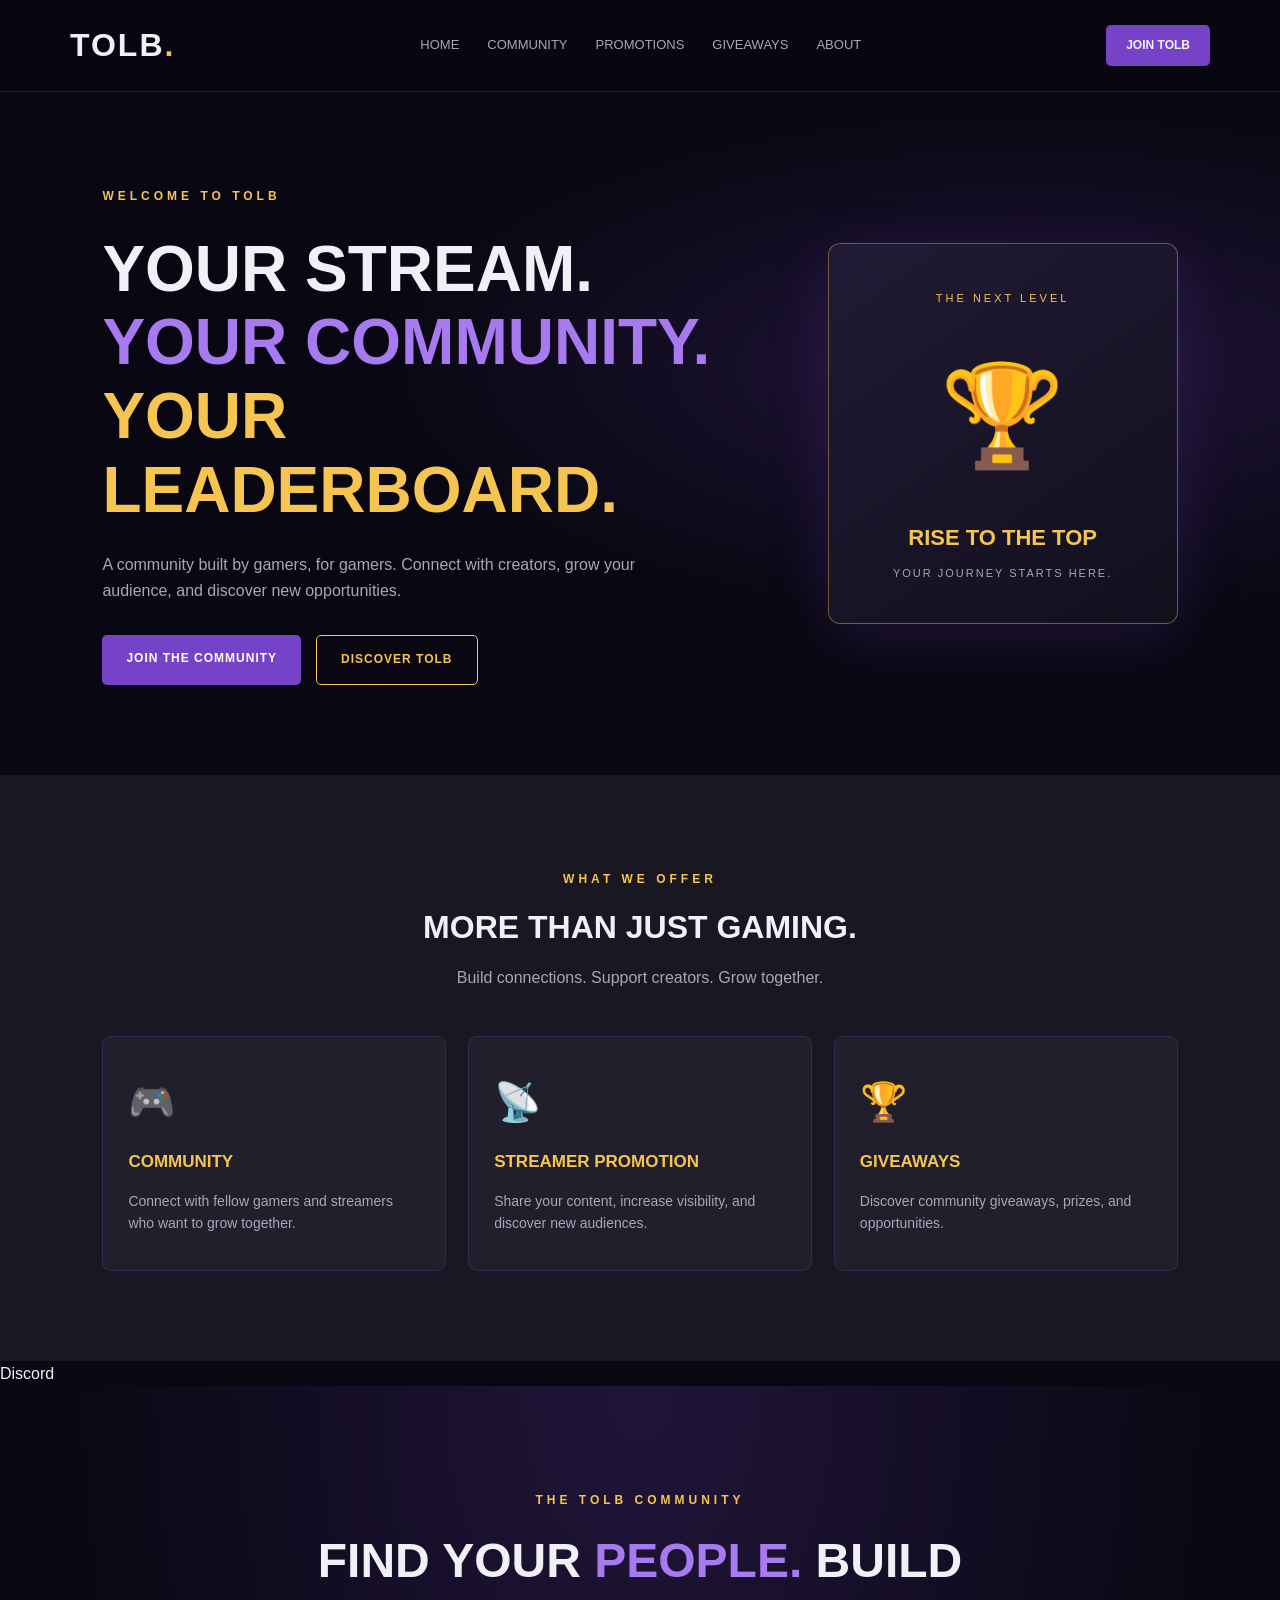
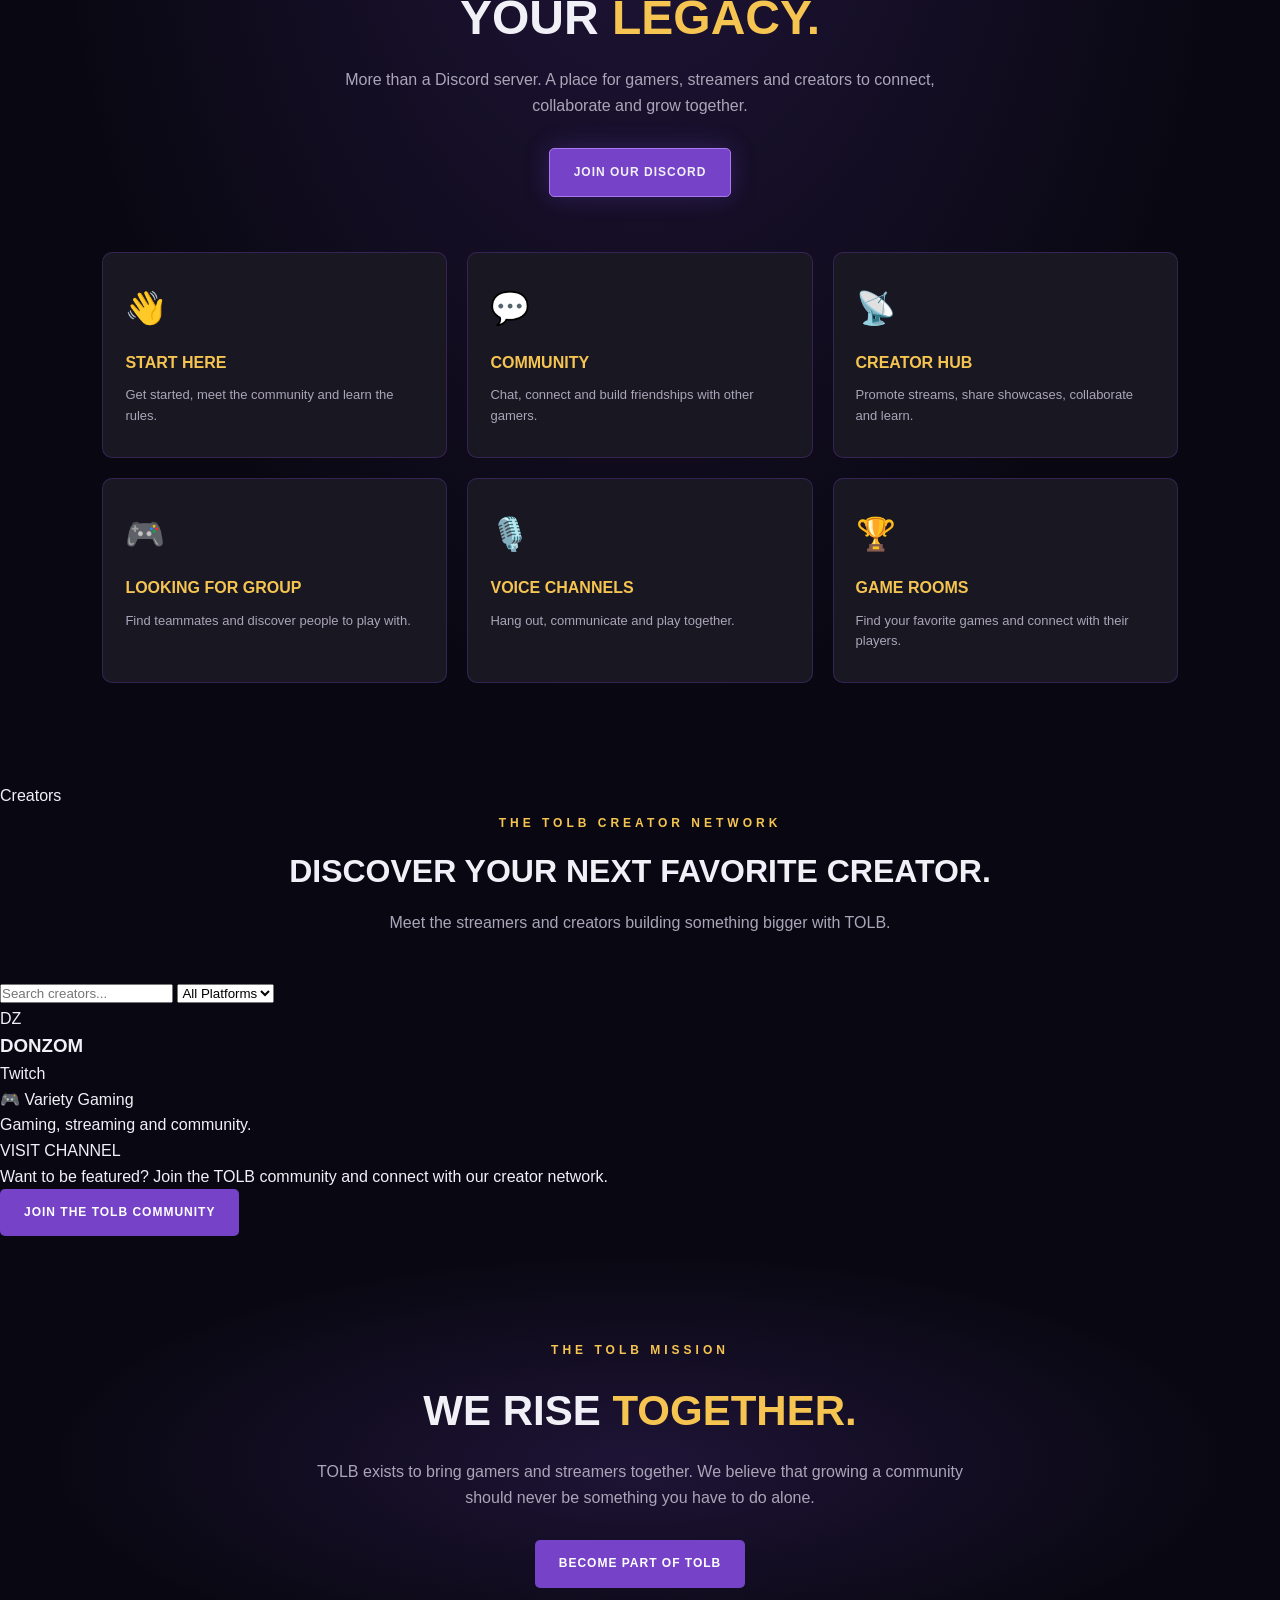
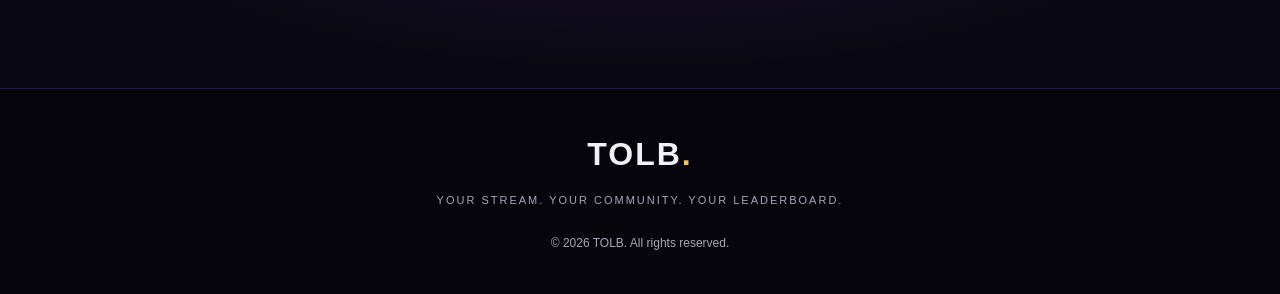
<file: TOLB-Website/index.html>
<!DOCTYPE html>
<html lang="en">
<head>
    <meta charset="UTF-8">
    <meta name="viewport" content="width=device-width, initial-scale=1.0">
    <title>TOLB | Top of the Leaderboard</title>
    <meta name="description" content="Your stream. Your community. Your leaderboard. Join TOLB and grow with a community built by gamers, for gamers.">
    <link rel="stylesheet" href="style.css">
</head>
<body>

<header>
    <nav class="navbar">
        <a href="#" class="logo">TOLB<span>.</span></a>

        <div class="nav-links">
            <a href="#home">Home</a>
            <a href="#community">Community</a>
            <a href="#promotions">Promotions</a>
            <a href="#giveaways">Giveaways</a>
            <a href="#about">About</a>
        </div>

        <a href="#community" class="nav-button">JOIN TOLB</a>
    </nav>
</header>

<main>
    <section class="hero" id="home">
        <div class="hero-content">
            <span class="eyebrow">WELCOME TO TOLB</span>

            <h1>
                YOUR STREAM.<br>
                <span>YOUR COMMUNITY.</span><br>
                <strong>YOUR LEADERBOARD.</strong>
            </h1>

            <p>
                A community built by gamers, for gamers.
                Connect with creators, grow your audience,
                and discover new opportunities.
            </p>

            <div class="hero-buttons">
                <a href="#community" class="button primary">
                    JOIN THE COMMUNITY
                </a>
                <a href="#about" class="button secondary">
                    DISCOVER TOLB
                </a>
            </div>
        </div>

        <div class="hero-decoration">
            <div class="rank-card">
                <span class="rank-label">THE NEXT LEVEL</span>
                <div class="trophy">🏆</div>
                <h2>RISE TO THE TOP</h2>
                <p>YOUR JOURNEY STARTS HERE.</p>
            </div>
        </div>
    </section>

    <section class="features" id="community">
        <div class="section-heading">
            <span class="eyebrow">WHAT WE OFFER</span>
            <h2>MORE THAN JUST GAMING.</h2>
            <p>Build connections. Support creators. Grow together.</p>
        </div>

        <div class="feature-grid">
            <article class="feature-card">
                <span class="feature-icon">🎮</span>
                <h3>COMMUNITY</h3>
                <p>Connect with fellow gamers and streamers
                   who want to grow together.</p>
            </article>

            <article class="feature-card" id="promotions">
                <span class="feature-icon">📡</span>
                <h3>STREAMER PROMOTION</h3>
                <p>Share your content, increase visibility,
                   and discover new audiences.</p>
            </article>

            <article class="feature-card" id="giveaways">
                <span class="feature-icon">🏆</span>
                <h3>GIVEAWAYS</h3>
                <p>Discover community giveaways,
                   prizes, and opportunities.</p>
            </article>
        </div>
    </section>
<a href="#discord">Discord</a>

<!-- TOLB DISCORD COMMUNITY -->
<section class="discord-section" id="discord">

    <div class="discord-content">

        <span class="eyebrow">THE TOLB COMMUNITY</span>

        <h2>
            FIND YOUR <span>PEOPLE.</span>
            BUILD YOUR <strong>LEGACY.</strong>
        </h2>

        <p>
            More than a Discord server. A place for gamers,
            streamers and creators to connect, collaborate
            and grow together.
        </p>

        <a href="https://discord.gg/yWeCz85xPZ" target="_blank"
           rel="noopener noreferrer" class="button discord-button">
            JOIN OUR DISCORD
        </a>

    </div>

    <div class="discord-categories">

        <article class="discord-card">
            <span>👋</span>
            <h3>START HERE</h3>
            <p>Get started, meet the community and learn the rules.</p>
        </article>

        <article class="discord-card">
            <span>💬</span>
            <h3>COMMUNITY</h3>
            <p>Chat, connect and build friendships with other gamers.</p>
        </article>

        <article class="discord-card">
            <span>📡</span>
            <h3>CREATOR HUB</h3>
            <p>Promote streams, share showcases, collaborate and learn.</p>
        </article>

        <article class="discord-card">
            <span>🎮</span>
            <h3>LOOKING FOR GROUP</h3>
            <p>Find teammates and discover people to play with.</p>
        </article>

        <article class="discord-card">
            <span>🎙️</span>
            <h3>VOICE CHANNELS</h3>
            <p>Hang out, communicate and play together.</p>
        </article>

        <article class="discord-card">
            <span>🏆</span>
            <h3>GAME ROOMS</h3>
            <p>Find your favorite games and connect with their players.</p>
        </article>

    </div>

</section>
<a href="#creators">Creators</a>

<!-- TOLB CREATOR DIRECTORY -->

<section class="creators-section" id="creators">

    <div class="section-heading">
        <span class="eyebrow">THE TOLB CREATOR NETWORK</span>

        <h2>DISCOVER <span>YOUR NEXT FAVORITE</span> CREATOR.</h2>

        <p>
            Meet the streamers and creators building
            something bigger with TOLB.
        </p>
    </div>

    <div class="creator-controls">

        <input
            type="search"
            id="creatorSearch"
            placeholder="Search creators..."
            aria-label="Search creators"
        >

        <select id="platformFilter" aria-label="Filter by platform">
            <option value="all">All Platforms</option>
            <option value="Twitch">Twitch</option>
            <option value="YouTube">YouTube</option>
            <option value="Kick">Kick</option>
            <option value="Other">Other</option>
        </select>

    </div>

    <div class="creator-grid" id="creatorGrid">

        <!-- Creator profiles are generated by script.js -->

    </div>

    <p class="creator-note">
        Want to be featured? Join the TOLB community
        and connect with our creator network.
    </p>

    <div class="creator-cta">
        <a href="#discord" class="button primary">
            JOIN THE TOLB COMMUNITY
        </a>
    </div>

</section>
    <section class="about" id="about">
        <span class="eyebrow">THE TOLB MISSION</span>
        <h2>WE RISE <span>TOGETHER.</span></h2>
        <p>
            TOLB exists to bring gamers and streamers together.
            We believe that growing a community should never
            be something you have to do alone.
        </p>
        <a href="community" class="button primary">
            BECOME PART OF TOLB
        </a>
    </section>
</main>

<footer>
    <a href="#" class="logo">TOLB<span>.</span></a>
    <p>YOUR STREAM. YOUR COMMUNITY. YOUR LEADERBOARD.</p>
    <p class="copyright">© 2026 TOLB. All rights reserved.</p>
</footer>

<script src="script.js"></script>
</body>
</html>
</file>
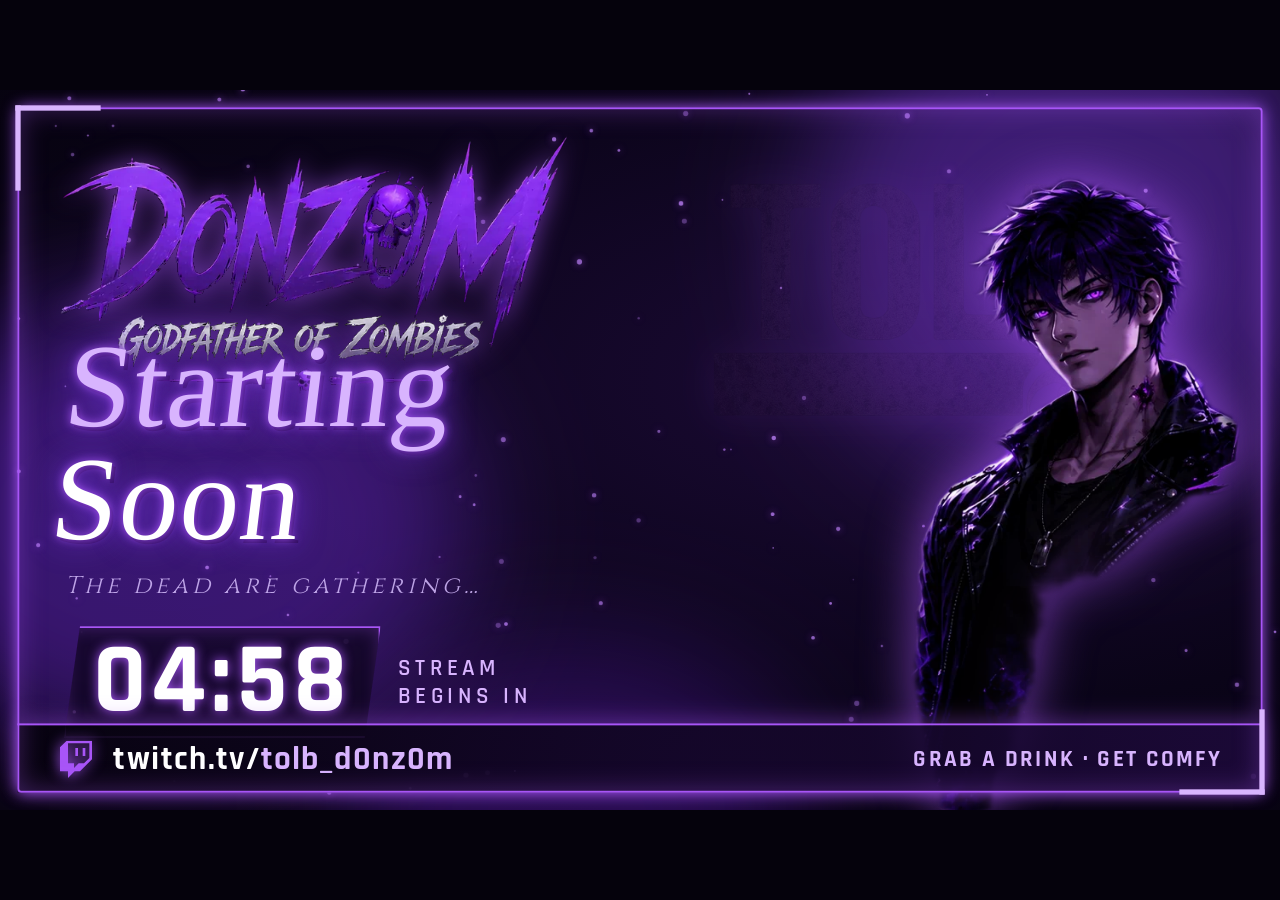
<file: TOLB-Website-updated/TOLB-Website/starting-soon-purple.html>
<!DOCTYPE html>
<html lang="en"><head><meta charset="utf-8">
<meta name="viewport" content="width=device-width, initial-scale=1, viewport-fit=cover">
<title>Starting Soon · tolb_d0nz0m</title>
<link rel="stylesheet" href="https://fonts.googleapis.com/css2?family=Permanent+Marker&family=Cinzel:wght@500;700&family=Rajdhani:wght@600;700&display=swap">
<style>
:root{color-scheme:dark;--bg:#05020c;--p:#a855f7;--p2:#7c3aed;--pl:#d8b4fe;--ink:#fff}
*{box-sizing:border-box;margin:0}
html,body{height:100%;background:var(--bg);overflow:hidden}
#stage{position:absolute;left:50%;top:50%;width:1920px;height:1080px;transform-origin:0 0;background:radial-gradient(ellipse at 70% 40%,#1b0a35 0%,#0a0418 55%,#05020c 100%);overflow:hidden;font-family:'Cinzel',serif;color:var(--ink)}
.smoke{position:absolute;border-radius:50%;filter:blur(90px);opacity:.55;mix-blend-mode:screen;animation:drift 18s ease-in-out infinite alternate}
.s1{width:900px;height:700px;background:#5b21b6;left:-200px;top:300px}
.s2{width:800px;height:800px;background:#7c3aed;right:-100px;top:-200px;animation-duration:24s;opacity:.4}
.s3{width:700px;height:500px;background:#3b0f78;left:500px;bottom:-250px;animation-duration:21s}
@keyframes drift{to{transform:translate(120px,-70px) scale(1.2)}}
#fx{position:absolute;inset:0;z-index:2}
.wm{position:absolute;right:150px;top:140px;width:700px;opacity:.09;z-index:1;filter:drop-shadow(0 0 30px #a855f7)}
.zay{position:absolute;right:60px;bottom:-10px;height:960px;z-index:3;filter:drop-shadow(0 0 40px rgba(168,85,247,.75));animation:bob 6s ease-in-out infinite}
@keyframes bob{50%{transform:translateY(-14px)}}
.frame{position:absolute;inset:26px;border:3px solid var(--p);border-radius:6px;z-index:9;pointer-events:none;box-shadow:0 0 22px var(--p),inset 0 0 40px rgba(168,85,247,.35)}
.frame:before,.frame:after{content:"";position:absolute;width:120px;height:120px;border:8px solid var(--pl)}
.frame:before{left:-6px;top:-6px;border-right:0;border-bottom:0}
.frame:after{right:-6px;bottom:-6px;border-left:0;border-top:0}
.name{position:absolute;left:90px;top:70px;width:760px;z-index:6;filter:drop-shadow(0 0 18px rgba(168,85,247,.6))}
.mid{position:absolute;left:90px;top:360px;width:1050px;z-index:6}
h1{font-family:'Permanent Marker',cursive;font-weight:400;font-size:178px;line-height:.95;transform:skewX(-7deg);text-shadow:0 0 14px var(--p),0 0 46px var(--p2),6px 6px 0 #2a0a52;letter-spacing:2px}
h1 span{display:block;color:var(--pl)}
.sub{margin:22px 0 0 8px;font-size:36px;font-style:italic;letter-spacing:6px;color:#cdb4f5;opacity:.9}
.cd{margin:36px 0 0 6px;display:flex;align-items:center;gap:26px}
.time{font-family:'Rajdhani',sans-serif;font-weight:700;font-size:150px;line-height:1;letter-spacing:8px;padding:6px 40px;border:3px solid var(--p);background:rgba(10,4,24,.7);box-shadow:0 0 26px rgba(168,85,247,.6),inset 0 0 26px rgba(168,85,247,.3);text-shadow:0 0 18px var(--p);clip-path:polygon(24px 0,100% 0,calc(100% - 24px) 100%,0 100%)}
.lbl{font-family:'Rajdhani',sans-serif;font-weight:600;font-size:34px;letter-spacing:7px;color:var(--pl);line-height:1.25}
.live .time{animation:pulse 1s infinite alternate}
@keyframes pulse{to{box-shadow:0 0 60px var(--p),inset 0 0 40px var(--p);transform:scale(1.03)}}
.bar{position:absolute;left:26px;right:26px;bottom:26px;height:104px;z-index:8;background:linear-gradient(90deg,rgba(5,2,12,.92),rgba(30,10,60,.85));border-top:3px solid var(--p);box-shadow:0 -6px 30px rgba(168,85,247,.35);display:flex;align-items:center;padding:0 60px;gap:28px;font-family:'Rajdhani',sans-serif;font-weight:700}
.bar svg{width:56px;height:56px;fill:var(--p);filter:drop-shadow(0 0 10px var(--p))}
.url{font-size:50px;letter-spacing:2px}
.url b{color:var(--pl);font-weight:700}
.tip{margin-left:auto;font-size:34px;letter-spacing:4px;color:var(--pl);text-transform:uppercase;transition:opacity .6s}
.em{position:absolute;z-index:4;bottom:-160px;opacity:.9;filter:drop-shadow(0 0 12px rgba(168,85,247,.8));animation:rise linear forwards}
@keyframes rise{to{transform:translate(var(--dx),-1300px) rotate(var(--r))}}
</style></head>
<body><div id="stage">
<div class="smoke s1"></div><div class="smoke s2"></div><div class="smoke s3"></div>
<img class="wm" src="[data-uri]" alt="">
<canvas id="fx" width="1920" height="1080"></canvas>
<img class="zay" src="[data-uri]" alt="">
<img class="name" src="[data-uri]" alt="DonZom - Godfather of Zombies">
<div class="mid">
  <h1><span>Starting</span>Soon</h1>
  <p class="sub" id="sub">The dead are gathering…</p>
  <div class="cd"><div class="time" id="t">05:00</div><div class="lbl">STREAM<br>BEGINS IN</div></div>
</div>
<div class="bar">
  <svg viewBox="0 0 24 24"><path d="M11.571 4.714h1.715v5.143H11.57zm4.715 0H18v5.143h-1.714zM6 0L1.714 4.286v15.428h5.143V24l4.286-4.286h3.428L22.286 12V0zm14.571 11.143l-3.428 3.428h-3.43l-3 3v-3H6.857V1.714h13.714Z"/></svg>
  <div class="url">twitch.tv/<b>tolb_d0nz0m</b></div>
  <div class="tip" id="tip">Grab a drink · Get comfy</div>
</div>
<div class="frame"></div>
</div>
<script>
const EM=["[data-uri]", "[data-uri]", "[data-uri]", "[data-uri]", "[data-uri]", "[data-uri]", "[data-uri]", "[data-uri]", "[data-uri]"];
const st=document.getElementById('stage');
function fit(){const s=Math.min(innerWidth/1920,innerHeight/1080);st.style.transform='scale('+s+') translate(-50%,-50%)';st.style.transformOrigin='0 0';st.style.left='50%';st.style.top='50%'}
addEventListener('resize',fit);fit();
// countdown: add #10 to the page link for a 10 minute timer (default 5)
let m=parseInt(location.hash.slice(1),10);if(!(m>0&&m<=180))m=5;
const end=Date.now()+m*60000,t=document.getElementById('t'),sub=document.getElementById('sub'),pad=n=>String(n).padStart(2,'0');
function tick(){const l=Math.max(0,Math.round((end-Date.now())/1000));
 t.textContent=l>=3600?Math.floor(l/3600)+':'+pad(Math.floor(l%3600/60))+':'+pad(l%60):pad(Math.floor(l/60))+':'+pad(l%60);
 if(!l){document.body.classList.add('live');sub.textContent='Going live…'}}
setInterval(tick,250);tick();
// rotating lines
const tips=['Grab a drink · Get comfy','Say hi in chat','Follow so you never miss a stream','Zombies incoming…','Good vibes · Great community'];
let ti=0;const tip=document.getElementById('tip');
setInterval(()=>{tip.style.opacity=0;setTimeout(()=>{ti=(ti+1)%tips.length;tip.textContent=tips[ti];tip.style.opacity=1},600)},5000);
// rising emotes
function spawn(){const i=document.createElement('img');i.src=EM[Math.floor(Math.random()*EM.length)];i.className='em';
 const s=90+Math.random()*60;i.style.cssText+=`width:${s}px;left:${60+Math.random()*1700}px;--dx:${(Math.random()-.5)*300}px;--r:${(Math.random()-.5)*50}deg;animation-duration:${12+Math.random()*8}s`;
 st.appendChild(i);setTimeout(()=>i.remove(),21000)}
setInterval(spawn,1800);for(let k=0;k<5;k++)setTimeout(spawn,k*300);
// embers
const c=document.getElementById('fx'),x=c.getContext('2d'),P=[];
for(let k=0;k<90;k++)P.push({x:Math.random()*1920,y:Math.random()*1080,r:1+Math.random()*3,v:.3+Math.random()*1.1,w:Math.random()*6});
(function loop(){x.clearRect(0,0,1920,1080);for(const p of P){p.y-=p.v;p.w+=.02;p.x+=Math.sin(p.w)*.6;if(p.y<-10){p.y=1090;p.x=Math.random()*1920}
 x.beginPath();x.fillStyle='rgba(192,132,252,'+(.25+.5*Math.abs(Math.sin(p.w)))+')';x.shadowColor='#a855f7';x.shadowBlur=12;x.arc(p.x,p.y,p.r,0,6.3);x.fill()}requestAnimationFrame(loop)})();
</script></body></html>
</file>
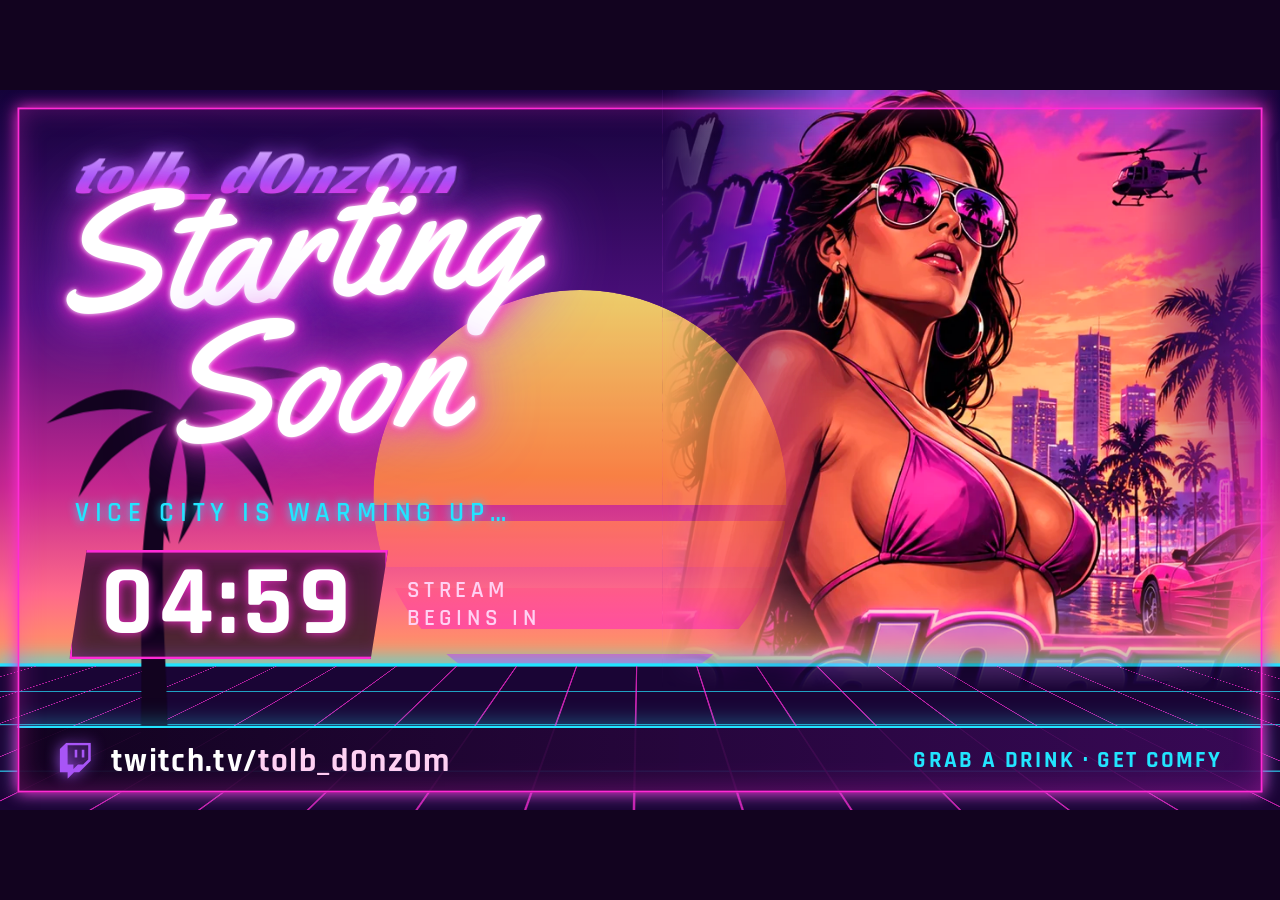
<file: TOLB-Website-updated/TOLB-Website/starting-soon-vice-city.html>
<!DOCTYPE html>
<html lang="en"><head><meta charset="utf-8">
<meta name="viewport" content="width=device-width, initial-scale=1, viewport-fit=cover">
<title>Starting Soon · Vice City · tolb_d0nz0m</title>
<link rel="stylesheet" href="https://fonts.googleapis.com/css2?family=Yellowtail&family=Racing+Sans+One&family=Rajdhani:wght@600;700&display=swap">
<style>
:root{color-scheme:dark;--pk:#ff2bd6;--pu:#a855f7;--cy:#22e5ff;--or:#ff9a4d}
*{box-sizing:border-box;margin:0}
html,body{height:100%;background:#12031f;overflow:hidden}
#stage{position:absolute;width:1920px;height:1080px;transform-origin:0 0;overflow:hidden;color:#fff;font-family:'Rajdhani',sans-serif;background:linear-gradient(#14033a 0%,#4a0f7a 30%,#c4278f 55%,#ff6a8a 70%,#ffa05a 80%,#2a0646 80.1%,#12031f 100%)}
.sun{position:absolute;left:560px;top:300px;width:620px;height:620px;border-radius:50%;background:linear-gradient(#ffe36a,#ff8a3d 45%,#ff2bd6);box-shadow:0 0 120px rgba(255,80,160,.7);-webkit-mask-image:linear-gradient(#000 0 52%,transparent 52% 56%,#000 56% 67%,transparent 67% 72%,#000 72% 82%,transparent 82% 88%,#000 88%);mask-image:linear-gradient(#000 0 52%,transparent 52% 56%,#000 56% 67%,transparent 67% 72%,#000 72% 82%,transparent 82% 88%,#000 88%);opacity:.9}
.floor{position:absolute;left:-30%;right:-30%;top:864px;height:700px;transform-origin:50% 0;transform:perspective(500px) rotateX(62deg);background:linear-gradient(90deg,rgba(255,43,214,.75) 2px,transparent 2px) 0 0/90px 100%,linear-gradient(rgba(34,229,255,.7) 2px,transparent 2px) 0 0/100% 70px;background-color:#1a0535;animation:grid 1.2s linear infinite}
@keyframes grid{to{background-position:0 0,0 70px}}
.hz{position:absolute;left:0;right:0;top:860px;height:8px;background:var(--cy);box-shadow:0 0 30px 6px var(--cy)}
.art{position:absolute;right:0;top:0;height:900px;z-index:3;-webkit-mask-image:linear-gradient(90deg,transparent,#000 28%,#000 78%,transparent),linear-gradient(#000 82%,transparent);-webkit-mask-composite:source-in;mask-image:linear-gradient(90deg,transparent,#000 28%,#000 78%,transparent),linear-gradient(#000 82%,transparent);mask-composite:intersect;filter:saturate(1.1) drop-shadow(0 0 30px rgba(255,43,214,.5))}
.palm{position:absolute;left:-40px;bottom:90px;width:520px;z-index:2}
.name{position:absolute;left:110px;top:64px;z-index:6;font-family:'Racing Sans One',sans-serif;font-size:92px;font-style:italic;transform:skewX(-8deg);background:linear-gradient(#e9d5ff,#a855f7 60%,#ff2bd6);-webkit-background-clip:text;background-clip:text;color:transparent;filter:drop-shadow(0 0 14px rgba(168,85,247,.9)) drop-shadow(4px 4px 0 #1a0535)}
h1{position:absolute;left:100px;top:150px;z-index:6;font-family:'Yellowtail',cursive;font-weight:400;font-size:250px;line-height:.82;transform:rotate(-4deg);transform-origin:0 100%;color:#fff;text-shadow:0 0 8px #fff,0 0 24px var(--pk),0 0 56px var(--pk),0 0 110px var(--pu)}
h1 span{display:block}h1 span+span{margin-left:150px}
.sub{position:absolute;left:112px;top:610px;z-index:6;font-size:40px;font-weight:600;letter-spacing:9px;text-transform:uppercase;color:var(--cy);text-shadow:0 0 14px var(--cy)}
.cd{position:absolute;left:104px;top:690px;z-index:6;display:flex;align-items:center;gap:28px}
.time{font-weight:700;font-size:148px;line-height:1;letter-spacing:8px;padding:4px 44px;border:4px solid var(--pk);background:rgba(18,3,31,.75);box-shadow:0 0 28px var(--pk),inset 0 0 28px rgba(255,43,214,.35);text-shadow:0 0 18px var(--pk);clip-path:polygon(26px 0,100% 0,calc(100% - 26px) 100%,0 100%)}
.lbl{font-weight:600;font-size:34px;letter-spacing:7px;color:#ffd1f3;line-height:1.25}
.live .time{animation:pulse 1s infinite alternate}
@keyframes pulse{to{box-shadow:0 0 70px var(--pk),inset 0 0 40px var(--pk);transform:scale(1.03)}}
.bar{position:absolute;left:26px;right:26px;bottom:26px;height:100px;z-index:8;background:linear-gradient(90deg,rgba(18,3,31,.94),rgba(60,10,90,.88));border-top:3px solid var(--cy);box-shadow:0 -6px 30px rgba(34,229,255,.35);display:flex;align-items:center;padding:0 60px;gap:26px;font-weight:700}
.bar svg{width:54px;height:54px;fill:var(--pu);filter:drop-shadow(0 0 10px var(--pu))}
.url{font-size:50px;letter-spacing:2px}.url b{color:#ffd1f3}
.tip{margin-left:auto;font-size:34px;letter-spacing:4px;color:var(--cy);text-transform:uppercase;transition:opacity .6s}
.frame{position:absolute;inset:26px;border:3px solid var(--pk);z-index:9;pointer-events:none;box-shadow:0 0 22px var(--pk),inset 0 0 40px rgba(255,43,214,.3)}
.em{position:absolute;z-index:4;bottom:-160px;opacity:.92;filter:drop-shadow(0 0 12px rgba(255,43,214,.8));animation:rise linear forwards}
@keyframes rise{to{transform:translate(var(--dx),-1300px) rotate(var(--r))}}
</style></head>
<body><div id="stage">
<div class="sun"></div><div class="hz"></div><div class="floor"></div>
<svg class="palm" viewBox="0 0 520 700" fill="#12031f"><path d="M250 700C260 520 230 360 300 190l20 4C262 360 292 520 292 700Z"/><g transform="translate(310 190)"><path id="f" d="M0 0Q90-70 200 20Q100-20 0 14Z"/><use href="#f" transform="rotate(40)"/><use href="#f" transform="rotate(85)"/><use href="#f" transform="rotate(-35) scale(-1,1)"/><use href="#f" transform="rotate(-80) scale(-1,1)"/><use href="#f" transform="scale(-1,1)"/><use href="#f" transform="rotate(-20)"/></g></svg>
<img class="art" src="[data-uri]" alt="">
<div class="name">tolb_d0nz0m</div>
<h1><span>Starting</span><span>Soon</span></h1>
<p class="sub" id="sub">Vice City is warming up…</p>
<div class="cd"><div class="time" id="t">05:00</div><div class="lbl">STREAM<br>BEGINS IN</div></div>
<div class="bar"><svg viewBox="0 0 24 24"><path d="M11.571 4.714h1.715v5.143H11.57zm4.715 0H18v5.143h-1.714zM6 0L1.714 4.286v15.428h5.143V24l4.286-4.286h3.428L22.286 12V0zm14.571 11.143l-3.428 3.428h-3.43l-3 3v-3H6.857V1.714h13.714Z"/></svg><div class="url">twitch.tv/<b>tolb_d0nz0m</b></div><div class="tip" id="tip">Grab a drink · Get comfy</div></div>
<div class="frame"></div>
</div>
<script>
const EM=["[data-uri]", "[data-uri]", "[data-uri]", "[data-uri]", "[data-uri]", "[data-uri]", "[data-uri]", "[data-uri]", "[data-uri]"];
const st=document.getElementById('stage');
function fit(){const s=Math.min(innerWidth/1920,innerHeight/1080);st.style.transform='translate('+(innerWidth-1920*s)/2+'px,'+(innerHeight-1080*s)/2+'px) scale('+s+')'}
addEventListener('resize',fit);fit();
// add #10 to the link for a 10 minute timer (default 5)
let m=parseInt(location.hash.slice(1),10);if(!(m>0&&m<=180))m=5;
const end=Date.now()+m*60000,t=document.getElementById('t'),sub=document.getElementById('sub'),pad=n=>String(n).padStart(2,'0');
function tick(){const l=Math.max(0,Math.round((end-Date.now())/1000));
 t.textContent=l>=3600?Math.floor(l/3600)+':'+pad(Math.floor(l%3600/60))+':'+pad(l%60):pad(Math.floor(l/60))+':'+pad(l%60);
 if(!l){document.body.classList.add('live');sub.textContent='Going live…'}}
setInterval(tick,250);tick();
const tips=['Grab a drink · Get comfy','Say hi in chat','Follow so you never miss a stream','Welcome to Vice City','Good vibes · Great community'];
let ti=0;const tip=document.getElementById('tip');
setInterval(()=>{tip.style.opacity=0;setTimeout(()=>{ti=(ti+1)%tips.length;tip.textContent=tips[ti];tip.style.opacity=1},600)},5000);
function spawn(){const i=document.createElement('img');i.src=EM[Math.floor(Math.random()*EM.length)];i.className='em';
 const s=90+Math.random()*60;i.style.cssText+=`width:${s}px;left:${60+Math.random()*1700}px;--dx:${(Math.random()-.5)*300}px;--r:${(Math.random()-.5)*50}deg;animation-duration:${12+Math.random()*8}s`;
 st.appendChild(i);setTimeout(()=>i.remove(),21000)}
setInterval(spawn,2200);for(let k=0;k<4;k++)setTimeout(spawn,k*400);
</script></body></html>
</file>
<file: TOLB-Website/style.css>
:root {
    --midnight: #090812;
    --purple: #7542C8;
    --gold: #F5C451;
    --silver: #F1F0F7;
    --charcoal: #191722;
    --muted: #AAA5B8;
}

* {
    margin: 0;
    padding: 0;
    box-sizing: border-box;
}

html {
    scroll-behavior: smooth;
}

body {
    background: var(--midnight);
    color: var(--silver);
    font-family: Arial, Helvetica, sans-serif;
    line-height: 1.6;
}

a {
    text-decoration: none;
    color: inherit;
}

header {
    background: rgba(9, 8, 18, 0.96);
    border-bottom: 1px solid rgba(117, 66, 200, 0.25);
    position: sticky;
    top: 0;
    z-index: 100;
}

.navbar {
    max-width: 1200px;
    margin: auto;
    padding: 20px 30px;
    display: flex;
    align-items: center;
    justify-content: space-between;
}

.logo {
    font-size: 32px;
    font-weight: 900;
    letter-spacing: 2px;
}

.logo span {
    color: var(--gold);
}

.nav-links {
    display: flex;
    gap: 28px;
}

.nav-links a {
    font-size: 13px;
    text-transform: uppercase;
    color: var(--muted);
    transition: 0.3s;
}

.nav-links a:hover {
    color: var(--gold);
}

.nav-button {
    background: var(--purple);
    padding: 11px 20px;
    border-radius: 5px;
    font-size: 12px;
    font-weight: bold;
}

.hero {
    min-height: 650px;
    padding: 90px 8%;
    display: flex;
    align-items: center;
    justify-content: space-between;
    gap: 50px;
    background:
        radial-gradient(ellipse at 80% 40%,
        rgba(117, 66, 200, 0.22), transparent 45%),
        var(--midnight);
}

.hero-content {
    max-width: 700px;
}

.eyebrow {
    color: var(--gold);
    font-size: 12px;
    font-weight: bold;
    letter-spacing: 4px;
}

h1 {
    font-size: clamp(38px, 5vw, 68px);
    line-height: 1.15;
    margin: 25px 0;
    font-weight: 900;
}

h1 span {
    color: #A77AF0;
}

h1 strong {
    color: var(--gold);
}

.hero-content > p {
    color: var(--muted);
    max-width: 540px;
    margin-bottom: 32px;
}

.hero-buttons {
    display: flex;
    flex-wrap: wrap;
    gap: 15px;
}

.button {
    display: inline-block;
    padding: 14px 24px;
    border-radius: 5px;
    font-size: 12px;
    font-weight: bold;
    letter-spacing: 1px;
    transition: 0.3s;
}

.primary {
    background: var(--purple);
    color: white;
}

.primary:hover {
    background: #8D5CE0;
    transform: translateY(-3px);
}

.secondary {
    border: 1px solid var(--gold);
    color: var(--gold);
}

.secondary:hover {
    background: var(--gold);
    color: var(--midnight);
}

.hero-decoration {
    width: 350px;
    flex-shrink: 0;
}

.rank-card {
    padding: 40px 25px;
    background: linear-gradient(145deg, #211A35, #12101D);
    border: 1px solid rgba(245, 196, 81, 0.4);
    border-radius: 12px;
    text-align: center;
    box-shadow: 0 15px 60px rgba(117, 66, 200, 0.2);
}

.rank-label {
    color: var(--gold);
    letter-spacing: 3px;
    font-size: 11px;
}

.trophy {
    font-size: 100px;
    margin: 25px 0;
}

.rank-card h2 {
    font-size: 22px;
    color: var(--gold);
}

.rank-card p {
    font-size: 11px;
    color: var(--muted);
    margin-top: 10px;
    letter-spacing: 2px;
}

.features {
    padding: 90px 8%;
    background: var(--charcoal);
}

.section-heading {
    text-align: center;
    margin-bottom: 45px;
}

.section-heading h2 {
    font-size: 32px;
    margin: 12px 0;
}

.section-heading p {
    color: var(--muted);
}

.feature-grid {
    max-width: 1150px;
    margin: auto;
    display: grid;
    grid-template-columns: repeat(3, 1fr);
    gap: 22px;
}

.feature-card {
    background: #211F2C;
    padding: 35px 25px;
    border: 1px solid rgba(117, 66, 200, 0.25);
    border-radius: 9px;
    transition: 0.3s;
}

.feature-card:hover {
    transform: translateY(-6px);
    border-color: var(--gold);
}

.feature-icon {
    font-size: 38px;
}

.feature-card h3 {
    color: var(--gold);
    margin: 15px 0;
    font-size: 17px;
}

.feature-card p {
    color: var(--muted);
    font-size: 14px;
}

.about {
    padding: 100px 20px;
    text-align: center;
    background:
        radial-gradient(ellipse at center,
        rgba(117, 66, 200, 0.2), transparent 65%),
        var(--midnight);
}

.about h2 {
    font-size: 42px;
    margin: 15px 0;
}

.about h2 span {
    color: var(--gold);
}

.about p {
    color: var(--muted);
    max-width: 650px;
    margin: 0 auto 30px;
}

footer {
    text-align: center;
    padding: 40px 20px;
    background: #06050C;
    border-top: 1px solid rgba(117, 66, 200, 0.3);
}

footer p {
    color: var(--muted);
    font-size: 11px;
    letter-spacing: 2px;
    margin-top: 12px;
}

footer .copyright {
    font-size: 12px;
    letter-spacing: 0;
    margin-top: 25px;
}

@media (max-width: 850px) {
    .hero {
        flex-direction: column;
        text-align: center;
        padding: 75px 6%;
    }

    .hero-content > p {
        margin-left: auto;
        margin-right: auto;
    }

    .hero-buttons {
        justify-content: center;
    }

    .hero-decoration {
        width: min(100%, 350px);
    }

    .feature-grid {
        grid-template-columns: 1fr;
    }

    .nav-links {
        display: none;
    }
}

@media (max-width: 480px) {
    .navbar {
        padding: 15px;
    }

    .nav-button {
        padding: 9px 12px;
    }

    h1 {
        font-size: 37px;
    }

    .about h2 {
        font-size: 32px;
    }
}

/* ==============================
   TOLB DISCORD COMMUNITY
============================== */

.discord-section {
    padding: 100px 8%;
    background:
        radial-gradient(
            ellipse at 50% 0%,
            rgba(117, 66, 200, 0.22),
            transparent 65%
        ),
        #090812;
    text-align: center;
}

.discord-content {
    max-width: 750px;
    margin: 0 auto 55px;
}

.discord-content h2 {
    font-size: clamp(32px, 5vw, 48px);
    line-height: 1.2;
    margin: 20px 0;
}

.discord-content h2 span {
    color: #A77AF0;
}

.discord-content h2 strong {
    color: #F5C451;
}

.discord-content > p {
    color: #AAA5B8;
    margin: 20px auto 30px;
    max-width: 600px;
}

.discord-button {
    background: #7542C8;
    border: 1px solid #A77AF0;
    box-shadow: 0 0 25px rgba(117, 66, 200, 0.3);
}

.discord-button:hover {
    background: #8D5CE0;
    transform: translateY(-3px);
}

.discord-categories {
    max-width: 1150px;
    margin: auto;
    display: grid;
    grid-template-columns: repeat(3, 1fr);
    gap: 20px;
}

.discord-card {
    background: #191722;
    border: 1px solid rgba(117, 66, 200, 0.3);
    border-radius: 10px;
    padding: 30px 22px;
    text-align: left;
    transition: 0.3s;
}

.discord-card:hover {
    transform: translateY(-5px);
    border-color: #F5C451;
    box-shadow: 0 10px 30px rgba(117, 66, 200, 0.15);
}

.discord-card span {
    font-size: 32px;
}

.discord-card h3 {
    color: #F5C451;
    font-size: 16px;
    margin: 15px 0 10px;
}

.discord-card p {
    color: #AAA5B8;
    font-size: 13px;
}

@media (max-width: 850px) {
    .discord-categories {
        grid-template-columns: repeat(2, 1fr);
    }
}

@media (max-width: 550px) {
    .discord-categories {
        grid-template-columns: 1fr;
    }

    .discord-section {
        padding: 70px 6%;
    }
}
</file>
